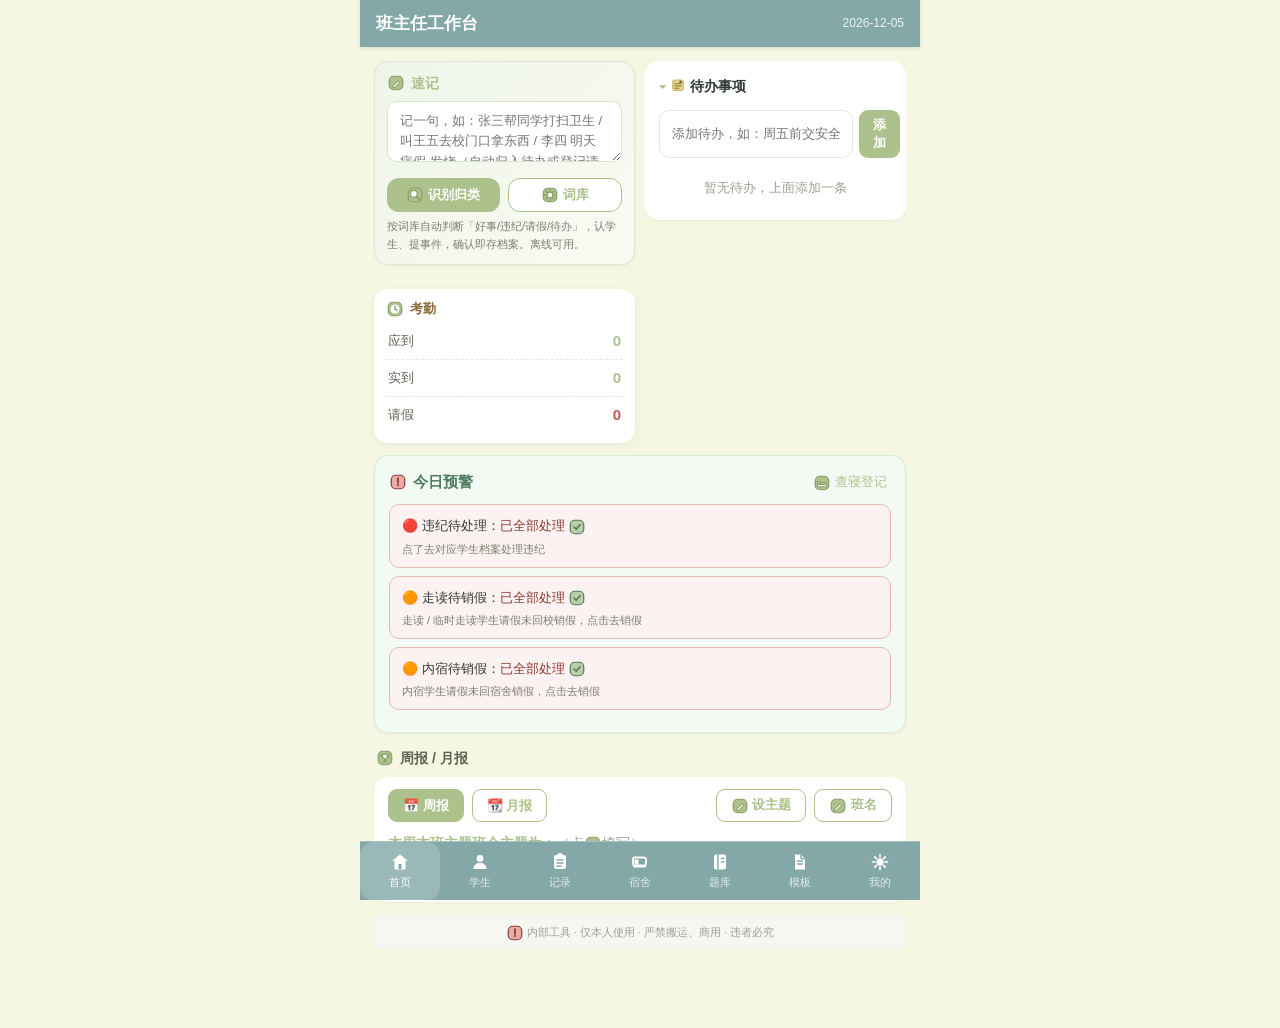
<file: index.html>
<!DOCTYPE html>
<html lang="zh-CN">
<head>
<meta charset="UTF-8">
<meta name="viewport" content="width=device-width, initial-scale=1.0, viewport-fit=cover">
<meta name="theme-color" content="#84A8A8">
<title>班主任工作台</title>
<link rel="stylesheet" href="style.css?v=20260906">
</head>
<body>
<div id="app">
  <header id="topbar">
    <button id="backBtn" class="icon-btn" style="display:none" aria-label="返回"><svg viewBox="0 0 24 24" class="ic"><rect x="3" y="3" width="18" height="18" rx="6" fill="#FFFFFF" stroke="#FFFFFF" stroke-width="1.6"/><path d="M14 9 L10 12 L14 15" fill="none" stroke="#FFFFFF" stroke-width="2" stroke-linecap="round" stroke-linejoin="round"/></svg></button>
    <div class="brand" id="brand">班主任工作台</div>
    <div id="today" class="today"></div>
  </header>
  <main id="main"></main>
  <nav id="tabbar">
    <button class="tab active" data-view="home"><span class="tab-ico"><svg viewBox="0 0 24 24" class="ic"><path d="M4 11 L12 4.5 L20 11 Z" fill="#FFFFFF"/><rect x="6.5" y="11" width="11" height="8.5" rx="1" fill="#FFFFFF"/><rect x="10.5" y="14" width="3" height="5" fill="#84A8A8"/></svg></span><span>首页</span></button>
    <button class="tab" data-view="students"><span class="tab-ico"><svg viewBox="0 0 24 24" class="ic"><circle cx="12" cy="8.5" r="3.4" fill="#FFFFFF"/><path d="M5.5 19 C5.5 14.8 8.5 13 12 13 C15.5 13 18.5 14.8 18.5 19 Z" fill="#FFFFFF"/></svg></span><span>学生</span></button>
    <button class="tab" data-view="records"><span class="tab-ico"><svg viewBox="0 0 24 24" class="ic"><rect x="6" y="5" width="12" height="14" rx="2" fill="#FFFFFF"/><rect x="9.5" y="3.3" width="5" height="3" rx="1.2" fill="#FFFFFF"/><path d="M9 10 H15 M9 13 H15 M9 16 H13" stroke="#84A8A8" stroke-width="1.5" stroke-linecap="round"/></svg></span><span>记录</span></button>
    <button class="tab" data-view="dorms"><span class="tab-ico"><svg viewBox="0 0 24 24" class="ic"><path d="M5 14.5 V9.5 Q5 7.5 7 7.5 H16 Q18 7.5 18 9.5 V14.5" fill="none" stroke="#FFFFFF" stroke-width="1.8" stroke-linecap="round" stroke-linejoin="round"/><rect x="5" y="14.5" width="13" height="3" rx="1.5" fill="#FFFFFF"/><rect x="6.5" y="9.5" width="4" height="5" rx="1" fill="#FFFFFF"/></svg></span><span>宿舍</span></button>
    <button class="tab" data-view="tickets"><span class="tab-ico"><svg viewBox="0 0 24 24" class="ic"><rect x="6" y="4.5" width="12" height="15" rx="2" fill="#FFFFFF"/><path d="M10 4.5 V19.5 M13.5 8.5 H16 M13.5 12 H16" stroke="#84A8A8" stroke-width="1.4" stroke-linecap="round"/></svg></span><span>题库</span></button>
    <button class="tab" data-view="templates"><span class="tab-ico"><svg viewBox="0 0 24 24" class="ic"><path d="M7 4.5 H13 L17 8.5 V19.5 H7 Z" fill="#FFFFFF"/><path d="M13 4.5 V8.5 H17" fill="none" stroke="#84A8A8" stroke-width="1.4" stroke-linejoin="round"/><path d="M9.5 11 H14.5 M9.5 14 H14.5" stroke="#84A8A8" stroke-width="1.4" stroke-linecap="round"/></svg></span><span>模板</span></button>
    <button class="tab" data-view="mine"><span class="tab-ico"><svg viewBox="0 0 24 24" class="ic"><circle cx="12" cy="12" r="3.6" fill="#FFFFFF"/><g stroke="#FFFFFF" stroke-width="1.7" stroke-linecap="round"><path d="M12 4.5 V7 M12 17 V19.5 M4.5 12 H7 M17 12 H19.5 M6.8 6.8 L8.6 8.6 M15.4 15.4 L17.2 17.2 M17.2 6.8 L15.4 8.6 M8.6 15.4 L6.8 17.2"/></g></svg></span><span>我的</span></button>
  </nav>
</div>
<div id="modal-root"></div>
<div id="toast"></div>
<!-- 大体积库改为异步后台加载，不阻塞首屏；OCR 库改为用到时才加载（见 ensureTesseract） -->
<script src="cos-sdk.js" async></script>
<script src="xlsx.js" async></script>
<script src="app.js?v=20260906"></script>
</body>
</html>
</file>
<file: style.css>
*{margin:0;padding:0;box-sizing:border-box;-webkit-tap-highlight-color:transparent}
html{font-size:16px}
body{font-family:-apple-system,BlinkMacSystemFont,"PingFang SC","Microsoft YaHei",sans-serif;background:#F6F7E2;color:#2E3A33;line-height:1.6}
/* 可爱图标统一尺寸 + 与文字对齐 */
.ic{width:18px;height:18px;vertical-align:middle;flex:0 0 auto;display:inline-block}
.mini-head .ic,.fold-title .ic,.section-title .ic,.card-title-row .ic,.qn-compact-title .ic{width:18px;height:18px;vertical-align:middle}
.q-ico .ic,.m-ico .ic{width:22px;height:22px;vertical-align:middle}
.tab-ico .ic{width:24px;height:24px;vertical-align:middle}
.close-btn .ic{width:20px;height:20px;vertical-align:middle}
.icon-btn .ic{width:22px;height:22px}
/* 图标+文字容器统一垂直居中，杜绝各行高低不齐、图标偏上/偏下 */
.section-title,.fold-title,.qn-compact-title,.mini-head,.card h3{display:flex;align-items:center;gap:6px}
.fold-title{gap:3px}
.card-title-row{display:flex;align-items:center;gap:6px}
.q-ico{display:flex;align-items:center;justify-content:center;height:24px;line-height:1}
.m-ico{display:flex;align-items:center;justify-content:center;height:22px;line-height:1}
.tab-ico{display:flex;align-items:center;justify-content:center;width:24px;height:24px;line-height:1}
.icon-btn,#backBtn{display:flex;align-items:center;justify-content:center}
#app{max-width:560px;margin:0 auto;min-height:100vh;position:relative;padding-bottom:64px}
#topbar{position:sticky;top:0;z-index:20;background:#84A8A8;color:#fff;display:flex;align-items:center;padding:10px 16px;gap:8px;box-shadow:0 1px 4px rgba(0,0,0,.12)}
#topbar .brand{font-size:17px;font-weight:600;flex:1}
#topbar .today{font-size:12px;opacity:.85}
#backBtn{background:rgba(255,255,255,.15);border:none;color:#fff;width:28px;height:28px;border-radius:8px;font-size:20px;line-height:1;cursor:pointer}
#main{padding:14px;min-height:calc(100vh - 110px)}
#tabbar{position:fixed;bottom:0;left:50%;transform:translateX(-50%);width:100%;max-width:560px;background:#84A8A8;border-top:1px solid rgba(255,255,255,.28);display:flex;z-index:30;padding-bottom:env(safe-area-inset-bottom)}
.tab{flex:1;border:none;background:none;padding:8px 0 10px;display:flex;flex-direction:column;align-items:center;justify-content:center;gap:2px;color:rgba(255,255,255,.78);font-size:11px;cursor:pointer;font-family:inherit}
.tab .tab-ico{font-size:18px;line-height:1;color:rgba(255,255,255,.78)}
.tab.active{color:#fff;background:rgba(255,255,255,.18);border-radius:13px}
.tab.active .tab-ico{color:#fff}
.card{background:#fff;border-radius:14px;padding:14px;margin-bottom:12px;box-shadow:0 1px 3px rgba(0,0,0,.05)}
.card h3{font-size:15px;font-weight:600;margin-bottom:10px;color:#2E3A33}
.card-title-row{display:flex;justify-content:space-between;align-items:center;margin-bottom:10px}
.card-title-row h3{margin-bottom:0}
.link-btn{background:none;border:none;color:#ACC18B;font-size:13px;cursor:pointer;font-family:inherit;padding:2px 4px}
.stat-grid{display:grid;grid-template-columns:repeat(4,1fr);gap:8px;margin-bottom:12px}
.stat{background:#fff;border-radius:12px;padding:10px 6px;text-align:center;box-shadow:0 1px 3px rgba(0,0,0,.05)}
.stat .num{font-size:20px;font-weight:700;color:#ACC18B;display:block}
.stat .lab{font-size:11px;color:#7A7E6E}
.quick-grid{display:grid;grid-template-columns:repeat(4,1fr);gap:8px}
.quick{background:#fff;border-radius:12px;padding:12px 4px;text-align:center;box-shadow:0 1px 3px rgba(0,0,0,.05);border:none;cursor:pointer;font-family:inherit}
.quick .q-ico{font-size:22px;display:flex;align-items:center;justify-content:center;height:24px;margin-bottom:4px;line-height:1}
.quick .q-lab{font-size:12px;color:#2E3A33}
.quick:active{transform:scale(.96)}
.section-title{font-size:14px;font-weight:600;color:#5F6354;margin:14px 2px 8px}
.search-wrap{margin-bottom:10px}
.search-wrap input{width:100%;padding:10px 14px;border:1px solid #E2E8D8;border-radius:12px;font-size:14px;outline:none;background:#fff;font-family:inherit}
.search-wrap input:focus{border-color:#ACC18B}
.student-item{display:flex;align-items:center;gap:10px;background:#fff;border-radius:12px;padding:12px 14px;margin-bottom:8px;box-shadow:0 1px 3px rgba(0,0,0,.05);cursor:pointer}
.student-item:active{background:#F2F4EE}
.avatar{width:40px;height:40px;border-radius:50%;background:#ACC18B;color:#fff;display:flex;align-items:center;justify-content:center;font-size:16px;font-weight:600;flex-shrink:0}
.st-info{flex:1;min-width:0}
.st-name{font-size:15px;font-weight:600}
.st-meta{font-size:12px;color:#7A7E6E;white-space:nowrap;overflow:hidden;text-overflow:ellipsis}
.st-dorm{font-size:12px;color:#3E6B4E;margin-top:3px;display:inline-block;background:#E3F0E6;padding:1px 9px;border-radius:10px;border:1px solid #C3DDB9;font-weight:600;letter-spacing:.5px}
.tag{display:inline-block;background:#E7EEDA;color:#ACC18B;font-size:11px;padding:1px 8px;border-radius:10px;margin-right:4px;margin-top:3px}
.tag.amber{background:#935855;color:#F2ECDE}
.tag.gray{background:#E9EBE3;color:#7A7E6E}
.tag.red{background:#EAACA9;color:#8E3B34}
.tag.green{background:#BACFA8;color:#4E7C5E}
.tag.pick{cursor:pointer;background:#E9EBE3;color:#7A7E6E}
.tag.pick.on{background:#ACC18B;color:#fff}
.empty{text-align:center;color:#9AA092;padding:28px 0;font-size:13px}
.btn{display:block;width:100%;padding:12px;border:none;border-radius:12px;background:#ACC18B;color:#fff;font-size:15px;font-weight:600;cursor:pointer;font-family:inherit}
.btn:active{opacity:.85}
.btn.ghost{background:#fff;color:#ACC18B;border:1px solid #ACC18B}
.btn.danger{background:#fff;color:#8E3B34;border:1px solid #E2E8D8}
.btn.small{width:auto;padding:6px 14px;font-size:13px;border-radius:9px;display:inline-block}
.form-row{margin-bottom:12px}
.form-row label{display:block;font-size:13px;color:#5F6354;margin-bottom:4px}
.form-row input,.form-row select,.form-row textarea{width:100%;padding:10px 12px;border:1px solid #E2E8D8;border-radius:10px;font-size:14px;outline:none;background:#fff;font-family:inherit;color:#2E3A33}
.form-row input:focus,.form-row select:focus,.form-row textarea:focus{border-color:#ACC18B}
.form-row textarea{min-height:80px;resize:vertical}
.form-row .hint{font-size:11px;color:#9AA092;margin-top:2px}
/* ===== 一句话速记 ===== */
.quicknote-card{background:linear-gradient(135deg,#EFF4E8,#F8FBF2);border:1px solid #DCE6D2}
.qn-input{width:100%;min-height:74px;padding:12px 14px;border:1px solid #D8E3CC;border-radius:12px;font-size:15px;outline:none;background:#fff;font-family:inherit;color:#2E3A33;resize:vertical;box-sizing:border-box;line-height:1.6}
.qn-input:focus{border-color:#ACC18B}
.qn-hint{font-size:12px;color:#7A7E6E;margin-top:8px;line-height:1.6}
.qn-badge{display:inline-block;padding:2px 9px;border-radius:8px;font-size:12px;font-weight:600;margin-right:6px}
.qn-badge.good{background:#E4F0DB;color:#4E7C5E}
.qn-badge.violation{background:#EAACA9;color:#C25A52}
.record-list .rec{display:flex;gap:10px;padding:10px 0;border-bottom:1px solid #EDEFE8}
.record-list .rec:last-child{border-bottom:none}
.rec-dot{width:10px;height:10px;border-radius:50%;margin-top:6px;flex-shrink:0}
.dot-violation{background:#C25A52}
.dot-talk{background:#6F8A4C}
.dot-leave{background:#C99A3E}
.dot-score{background:#8A9E68}
.rec-main{flex:1;min-width:0}
.rec-top{display:flex;justify-content:space-between;font-size:13px}
.rec-type{font-weight:600;color:#2E3A33}
.rec-date{color:#9AA092;font-size:12px}
.rec-desc{font-size:13px;color:#5F6354;margin-top:2px;word-break:break-all}
.rec-sub{font-size:12px;color:#7A7E6E;margin-top:1px}
.rec-badges{margin-top:4px}
.badge{display:inline-block;font-size:11px;padding:1px 8px;border-radius:10px;background:#E9EBE3;color:#7A7E6E;margin-right:4px}
.badge.red{background:#EAACA9;color:#8E3B34}
.badge.green{background:#BACFA8;color:#4E7C5E}
/* 新版一行式记录 */
.record-list .rec2{padding:9px 0;border-bottom:1px solid #EDEFE8}
.record-list .rec2:last-child{border-bottom:none}
.rec2-line{display:flex;align-items:center;gap:6px;font-size:13px;flex-wrap:wrap}
.rec2-dot{width:9px;height:9px;border-radius:50%;flex-shrink:0}
.rec2-type{font-weight:600;color:#2E3A33}
.rec2-meta{color:#7A7E6E;font-size:12px}
.rec2-date{color:#9AA092;font-size:12px;margin-left:auto}
.rec2-desc{font-size:13px;color:#5F6354;margin-top:3px;word-break:break-all;line-height:1.6}
/* 违纪记录一行式标记（【状态】违纪记录【类型】【程度】【已谈话】【已家校联系】） */
.rec2-tag{display:inline-block;padding:1px 6px;border-radius:5px;font-size:12px;font-weight:600;line-height:1.5;white-space:nowrap}
.tag-done{background:#BACFA8;color:#4E7C5E}
.tag-wait{background:#EAACA9;color:#8E3B34}
.tag-talk{background:#E7EEDA;color:#ACC18B}
.tag-contact{background:#ECE4F2;color:#8A6FA8}
/* 折叠模块（在校记录/成绩/家校联系/沟通出勤） */
.rec-fold{background:#fff;border-radius:14px;box-shadow:0 1px 3px rgba(0,0,0,.05);padding:10px 14px;margin-bottom:12px}
.detail-head{background:#fff;border-radius:14px;padding:16px;margin-bottom:12px;box-shadow:0 1px 3px rgba(0,0,0,.05);text-align:center}
.detail-head .avatar{width:56px;height:56px;font-size:22px;margin:0 auto 8px}
.detail-head .st-name{font-size:18px}
.detail-head .st-meta{font-size:13px}
.detail-tags{text-align:center;margin-top:6px}
.score-row{display:flex;align-items:center;gap:8px;margin-bottom:6px}
.score-row .score-exam{width:88px;font-size:13px;color:#5F6354;flex-shrink:0}
.score-bar-wrap{flex:1;background:#EDEFE8;border-radius:6px;height:16px;overflow:hidden}
.score-bar{height:100%;background:#8A9E68;border-radius:6px}
.score-row .score-num{width:42px;text-align:right;font-size:13px;font-weight:600;flex-shrink:0}
.plan-btn-wrap{margin-top:12px}
.plan-modal{position:fixed;inset:0;background:rgba(0,0,0,.45);z-index:50;display:flex;align-items:flex-end;justify-content:center}
.plan-modal .sheet{background:#fff;width:100%;max-width:560px;max-height:86vh;overflow-y:auto;border-radius:18px 18px 0 0;padding:16px 16px calc(16px + env(safe-area-inset-bottom))}
.sheet-head{display:flex;justify-content:space-between;align-items:center;margin-bottom:12px}
.sheet-head h3{font-size:16px;font-weight:600}
.close-btn{background:none;border:none;font-size:22px;color:#7A7E6E;cursor:pointer;line-height:1;display:flex;align-items:center;justify-content:center}
.plan-block{margin-bottom:12px;padding:12px;background:#F4F6EF;border-radius:12px}
.plan-block h4{font-size:13px;font-weight:600;color:#ACC18B;margin-bottom:6px}
.plan-block p,.plan-block li{font-size:13px;color:#3A3E34;line-height:1.7}
.plan-block ol{padding-left:18px}
.copy-btn{background:#E7EEDA;color:#ACC18B;border:none;font-size:12px;padding:3px 10px;border-radius:8px;cursor:pointer;float:right;margin-top:-22px;font-family:inherit}
.tpl-item{padding:12px;background:#F4F6EF;border-radius:12px;margin-bottom:10px}
.tpl-item h4{font-size:14px;font-weight:600;margin-bottom:6px;display:flex;justify-content:space-between;align-items:center}
.tpl-item pre{white-space:pre-wrap;font-family:inherit;font-size:13px;color:#3A3E34;line-height:1.7}
.mine-row{display:flex;align-items:center;gap:12px;background:#fff;border-radius:12px;padding:14px;margin-bottom:10px;box-shadow:0 1px 3px rgba(0,0,0,.05);cursor:pointer}
.mine-row:active{background:#F2F4EE}
.mine-row .m-ico{font-size:20px}
.mine-row .m-name{font-size:14px;font-weight:600}
.mine-row .m-sub{font-size:12px;color:#7A7E6E}
.help-box{font-size:13px;color:#5F6354;line-height:1.8}
.help-box b{color:#2E3A33}
#toast{position:fixed;top:14px;left:50%;transform:translateX(-50%);background:rgba(31,35,41,.9);color:#fff;font-size:13px;padding:9px 18px;border-radius:10px;z-index:99;display:none;max-width:86%;text-align:center}
#toast.show{display:block;animation:fadeIn .2s}
@keyframes fadeIn{from{opacity:0;transform:translate(-50%,-6px)}to{opacity:1;transform:translate(-50%,0)}}
@media (min-width:561px){
  .plan-modal{align-items:center}
  .plan-modal .sheet{border-radius:18px;max-height:80vh}
}

/* ===== 题库 ===== */
.ticket-item{background:#fff;border-radius:14px;padding:14px;margin-bottom:10px;box-shadow:0 1px 3px rgba(0,0,0,.05)}
.ticket-item h4{font-size:14px;font-weight:600;margin-bottom:4px;line-height:1.6;white-space:pre-wrap}
.ticket-meta{display:flex;flex-wrap:wrap;gap:6px;margin-bottom:8px}
.ticket-ans{margin-top:8px;padding:8px 10px;background:#F4F6EF;border-radius:8px;font-size:13px;color:#3A3E34;white-space:pre-wrap}
.ticket-ans b{color:#ACC18B}
.ticket-img{margin-top:8px;max-width:100%;border-radius:8px;border:1px solid #E2E8D8}
.ticket-ops{display:flex;gap:8px;margin-top:10px}
.filter-row{display:flex;gap:8px;margin-bottom:10px}
.filter-row select{flex:1;padding:8px 10px;border:1px solid #E2E8D8;border-radius:10px;font-size:13px;background:#fff;font-family:inherit;color:#2E3A33}
.file-input{width:100%;padding:10px;border:1px dashed #C7CDC2;border-radius:10px;font-size:12px;color:#7A7E6E;background:#FBFCF7}
.upload-note{font-size:11px;color:#9AA092;margin-top:4px}
.up-img{max-width:100%;border-radius:8px;margin-top:6px;border:1px solid #E2E8D8}
/* ===== 对比分析 ===== */
.cmp-row{display:flex;align-items:center;gap:8px;padding:8px 0;border-bottom:1px solid #EDEFE8}
.cmp-row:last-child{border-bottom:none}
.cmp-sub{width:44px;font-size:13px;font-weight:600;flex-shrink:0}
.cmp-bars{flex:1;display:flex;gap:4px;align-items:flex-end;height:34px}
.cmp-bar{width:50%;border-radius:4px 4px 0 0;min-height:2px}
.cmp-delta{width:64px;text-align:right;font-size:13px;font-weight:600;flex-shrink:0}
.up{color:#4E7C5E}
.down{color:#8E3B34}
.flat{color:#7A7E6E}
.eval-box{margin-top:12px;padding:12px;background:#F4F6EF;border-radius:12px;font-size:13px;color:#3A3E34;line-height:1.8;white-space:pre-wrap}
/* ===== 反馈附件 ===== */
.fb-item{margin-top:8px;padding:10px;background:#F4F6EF;border-radius:10px;font-size:13px;color:#3A3E34}
.fb-item .fb-time{font-size:11px;color:#9AA092}
.fb-files{display:flex;flex-wrap:wrap;gap:8px;margin-top:6px}
.fb-files img{max-width:120px;max-height:120px;border-radius:8px;border:1px solid #E2E8D8;cursor:pointer;transition:transform .15s}
.fb-files img:hover{transform:scale(1.04);box-shadow:0 2px 10px rgba(0,0,0,.15)}
.fb-audio{display:flex;align-items:center;gap:8px;flex-wrap:wrap;width:100%}
.fb-audio audio{width:100%;max-width:280px;height:34px;flex:1}
.img-prev{display:flex;flex-direction:column;align-items:center;gap:12px;padding:6px}
.prev-actions{display:flex;gap:10px}
.doc-preview{max-height:62vh;overflow:auto;padding:14px 16px;border:1px solid #ECEFE8;border-radius:10px;background:#fff;font-size:14px;line-height:1.7}
.doc-preview h2{margin:14px 0 6px;font-size:16px;color:#2E3A33}
.doc-preview table{border-collapse:collapse;width:100%}
.chk-group{display:flex;flex-wrap:wrap;gap:14px;padding:4px 0}
.chk{display:inline-flex;align-items:center;gap:6px;font-size:14px;cursor:pointer}
/* ===== 底部6个tab字号微调 ===== */
.tab{font-size:10.5px}
.tab .tab-ico{font-size:17px}

/* ===== 联系人行 ===== */
.contact-row{display:flex;gap:6px;margin-bottom:6px;align-items:center}
.contact-row select{width:76px;padding:8px 4px;border:1px solid #E2E8D8;border-radius:8px;font-size:13px;background:#fff;font-family:inherit}
.contact-row input{flex:1;padding:8px 10px;border:1px solid #E2E8D8;border-radius:8px;font-size:13px;outline:none;font-family:inherit}
.contact-row .del-contact{color:#8E3B34;font-size:18px;cursor:pointer;padding:0 2px}
.contact-line{font-size:13px;color:#5F6354;line-height:1.9}
.copyable{color:#8A9E68;border-bottom:1px dashed #C9D8B8;cursor:pointer;-webkit-user-select:none;user-select:none}
.copyable:active{background:#EEF4E8}
.info-cols{display:flex;gap:12px;margin-top:10px;text-align:left}
.info-col{flex:1;min-width:0;display:flex;flex-direction:column;gap:10px}
.info-item{background:#F6F9F1;border:1px solid #E7EEDF;border-radius:10px;padding:8px 11px}
.info-lab{font-size:11px;color:#9AA092;margin-bottom:3px}
.info-val{font-size:13.5px;color:#2E3A33;line-height:1.5;word-break:break-all}
.note-txt{color:#855F2C}
.st-meta-chips{display:flex;flex-wrap:wrap;gap:6px;margin-top:8px;justify-content:center}
.st-meta-chips .chip{font-size:11px;background:#EEF3E6;color:#5C6B52;padding:2px 9px;border-radius:20px}
/* 待办已完成分页 */
.todo-pager{display:flex;align-items:center;justify-content:center;gap:12px;margin-top:8px}
.todo-pager-info{font-size:12px;color:#7A7E6E;white-space:nowrap}
/* 导出预览表格 */
.exp-preview-wrap{max-height:52vh;overflow:auto;border:1px solid #ECEFE8;border-radius:10px;margin-top:10px;background:#fff}
.exp-preview{border-collapse:collapse;width:100%;font-size:13px}
.exp-preview th,.exp-preview td{border:1px solid #ECEFE8;padding:6px 10px;text-align:left;white-space:nowrap}
.exp-preview th{background:#F2F4EE;position:sticky;top:0;font-weight:600}
.exp-preview tbody tr:nth-child(even){background:#FBFCF7}
/* ===== 导入预览 ===== */
.pv-group{margin-top:8px;padding:10px;border-radius:10px;font-size:13px;line-height:1.8}
.pv-new{background:#BACFA8;color:#4E7C5E}
.pv-up{background:#E7EEDA;color:#ACC18B}
.pv-dup{background:#EFE2D0;color:#855F2C}
.pv-dup .dup-row{display:flex;justify-content:space-between;align-items:center;gap:8px;padding:4px 0}
.pv-dup .dup-row button{white-space:nowrap}

/* ===== 待办事项 ===== */
.todo-item{display:flex;align-items:center;gap:8px;padding:8px 2px;border-bottom:1px solid #EDEFE8;font-size:13px}
.todo-item:last-child{border-bottom:none}
.todo-item.done span{text-decoration:line-through;color:#9AA092}
.todo-item input[type=checkbox]{width:18px;height:18px;accent-color:#ACC18B}

/* ===== 折叠卡片 ===== */
.fold-title{font-size:14px;font-weight:600;cursor:pointer;padding:4px 0;user-select:none}
.fold-title::-webkit-details-marker{display:none}
.fold-title::before{content:"▸ ";color:#ACC18B}
details[open] .fold-title::before{content:"▾ "}

/* ===== 导入变更提醒 ===== */
.ch-row{display:flex;align-items:center;gap:6px;padding:5px 0;border-bottom:1px dashed #E4E8E0;font-size:13px;flex-wrap:wrap}
.ch-label{font-weight:600;color:#3A3E34;min-width:76px}
.ch-old{color:#8E3B34;text-decoration:line-through;font-size:12px}
.ch-arrow{color:#7A7E6E}
.ch-new{color:#4E7C5E;font-weight:600;font-size:12px}
.ch-add{font-size:12px;color:#ACC18B;padding:4px 0;border-bottom:1px dashed #E4E8E0}

/* ===== 宿舍管理 ===== */
.dorm-card{background:#fff;border-radius:14px;padding:12px 14px;margin-bottom:10px;box-shadow:0 1px 3px rgba(0,0,0,.05)}
.dorm-head{display:flex;align-items:center;gap:8px;margin-bottom:6px;flex-wrap:wrap}
.dorm-room{font-size:15px;font-weight:700;color:#2E3A33}
.dorm-note{font-size:11px;color:#7A7E6E;background:#EDEFE8;border-radius:6px;padding:2px 8px}
.dorm-count{font-size:11px;color:#ACC18B}
.dorm-members{border-top:1px solid #EDEFE8;padding-top:8px;display:grid;grid-template-columns:repeat(4,1fr);gap:8px}
.dorm-member{background:#F4F6EF;border:1px solid #EAEEE6;border-radius:10px;padding:7px 8px;font-size:13px;display:flex;flex-direction:column;gap:3px;min-height:46px}
.dorm-member.on-leave{background:#F6E2E0;border-color:#E7B7B2}
.dm-name{font-weight:600;color:#3A3E34;line-height:1.2}
.dm-note{font-size:11px;color:#7A7E6E;background:#fff;border:1px solid #EAEEE6;border-radius:6px;padding:2px 6px;line-height:1.3}
.dm-leave-tag{font-size:10px;color:#8E3B34;background:#F2CFCB;border-radius:4px;padding:1px 5px;align-self:flex-start}
.dm-actions{display:flex;gap:8px;margin-top:2px}
.dorm-empty{grid-column:1/-1;font-size:12px;color:#9AA092;padding:8px 0;text-align:center}
.stu-line{display:flex;align-items:center;justify-content:space-between;gap:8px;padding:6px 0;border-bottom:1px dashed #EDEFE8;font-size:13px}
.stu-line:last-child{border-bottom:none}
.stu-no{font-size:11px;color:#ACC18B;background:#E7EEDA;border-radius:5px;padding:1px 6px;margin-left:4px}

/* ===== 成绩明细表 ===== */
.tbl-wrap{overflow-x:auto;-webkit-overflow-scrolling:touch;margin-top:6px;border:1px solid #E2E8D8;border-radius:10px}
.score-tbl{border-collapse:collapse;width:100%;font-size:12px;min-width:520px;background:#fff}
.score-tbl th{background:#EEF2EC;padding:7px 8px;border-bottom:1px solid #E2E8D8;color:#5F6354;font-weight:600;white-space:nowrap;position:sticky;top:0}
.score-tbl td{padding:6px 8px;border-bottom:1px solid #EDEFE8;text-align:center;white-space:nowrap;color:#3A3E34}
.score-tbl tr:nth-child(even) td{background:#FBFCF7}
.score-tbl tr:last-child td{border-bottom:none}

/* ===== 学生考勤模块 ===== */
.attend-card{padding:6px 14px}
.attend-row{display:flex;justify-content:space-between;align-items:center;padding:11px 2px;border-bottom:1px solid #EDEFE8;font-size:14px}
.attend-row:last-child{border-bottom:none}
.attend-row span{color:#5F6354}
.attend-row b{font-size:17px;color:#ACC18B}
.attend-row.alert b{color:#C25A52}

/* ===== 周报 / 月报 ===== */
.report-card{padding:12px 14px}
.report-bar{display:flex;gap:8px;margin-bottom:10px;flex-wrap:wrap}
.report-bar .btn.small.ghost.on{background:#ACC18B;color:#fff;border-color:#ACC18B}
.report-line{font-size:13.5px;color:#3A3E34;line-height:1.85;margin-bottom:8px}
.report-line:last-child{margin-bottom:0}
.report-line b{color:#ACC18B}
.muted{color:#9AA092}

/* ===== 速记多人芯片 ===== */
.doer-box{display:flex;flex-wrap:wrap;gap:6px;margin-top:4px}
.doer-chip{display:inline-flex;align-items:center;gap:4px;background:#ACC18B;color:#fff;font-size:13px;padding:4px 10px;border-radius:12px;cursor:pointer}
.doer-chip:active{opacity:.8}

/* ===== 学生标签配色 ===== */
.tag.tag-dorm{background:#E7EEDA;color:#ACC18B}
.tag.tag-ok{background:#BACFA8;color:#4E7C5E}
.tag.tag-leave{background:#EAACA9;color:#8E3B34}
.tag.tag-long{background:#EAACA9;color:#8E3B34}

/* ===== 首页：速记后内联今日记录 + 考勤/待办 双栏 ===== */
.home-today{display:inline-block;font-size:13px;color:#5F6354;background:#EFF4E8;padding:5px 14px;border-radius:20px;margin:4px 0 12px}
.home-today b{color:#ACC18B;font-size:15px}
.home-split{display:flex;gap:10px;align-items:stretch;margin-bottom:12px}
.home-col{flex:1;min-width:0}
.home-left{display:flex;flex-direction:column;gap:12px}
.home-right{}
/* 速记紧凑版（首页左列顶部） */
.qn-compact{padding:10px 12px}
.qn-compact-title{font-size:14px;font-weight:700;color:#ACC18B;margin-bottom:6px}
.qn-compact .qn-input{min-height:52px;padding:9px 12px;font-size:13px;border-radius:10px}
.qn-compact .qn-hint{font-size:11px}
.mini-card{background:#fff;border-radius:14px;box-shadow:0 2px 10px rgba(0,0,0,.06);padding:10px 12px}
.mini-head{font-size:13px;font-weight:700;color:#8A6A3A;margin-bottom:4px}
.attend-mini .attend-row{padding:6px 2px;font-size:13px;border-bottom:1px dashed #E6E8E0}
.attend-mini .attend-row:last-child{border-bottom:none}
.attend-mini .attend-row b{font-size:15px}
@media(max-width:480px){ .home-split{flex-direction:column} }

/* ===== 访问密码门（路线2） ===== */
.pass-gate{position:fixed;inset:0;z-index:9999;background:linear-gradient(160deg,#2E4A3F 0%,#3C6B58 100%);display:flex;align-items:center;justify-content:center;padding:20px}
.pass-card{background:#fff;border-radius:18px;padding:30px 26px;width:100%;max-width:340px;box-shadow:0 12px 40px rgba(0,0,0,.3);text-align:center}
.pass-logo{font-size:18px;font-weight:800;color:#ACC18B;margin-bottom:6px}
.pass-tip{font-size:13px;color:#7A7E6E;margin-bottom:16px}
.pass-input{width:100%;padding:11px 14px;font-size:16px;border:1px solid #D7DCCF;border-radius:10px;margin-bottom:12px;box-sizing:border-box;font-family:inherit;text-align:center;letter-spacing:2px}
.pass-input:focus{outline:none;border-color:#ACC18B}
.pass-btn{width:100%;padding:11px;border-radius:10px;font-size:15px;font-weight:700}
.pass-err{color:#8E3B34;font-size:12px;min-height:16px;margin-top:8px}
.pass-copy{margin-top:14px;font-size:11px;color:#9AA092;line-height:1.5;border-top:1px solid #eef1f4;padding-top:10px}
.copyright-note{margin-top:14px;padding:8px 10px;font-size:11px;color:#9AA092;text-align:center;background:#F6F7F2;border-radius:8px;line-height:1.5}
</file>
